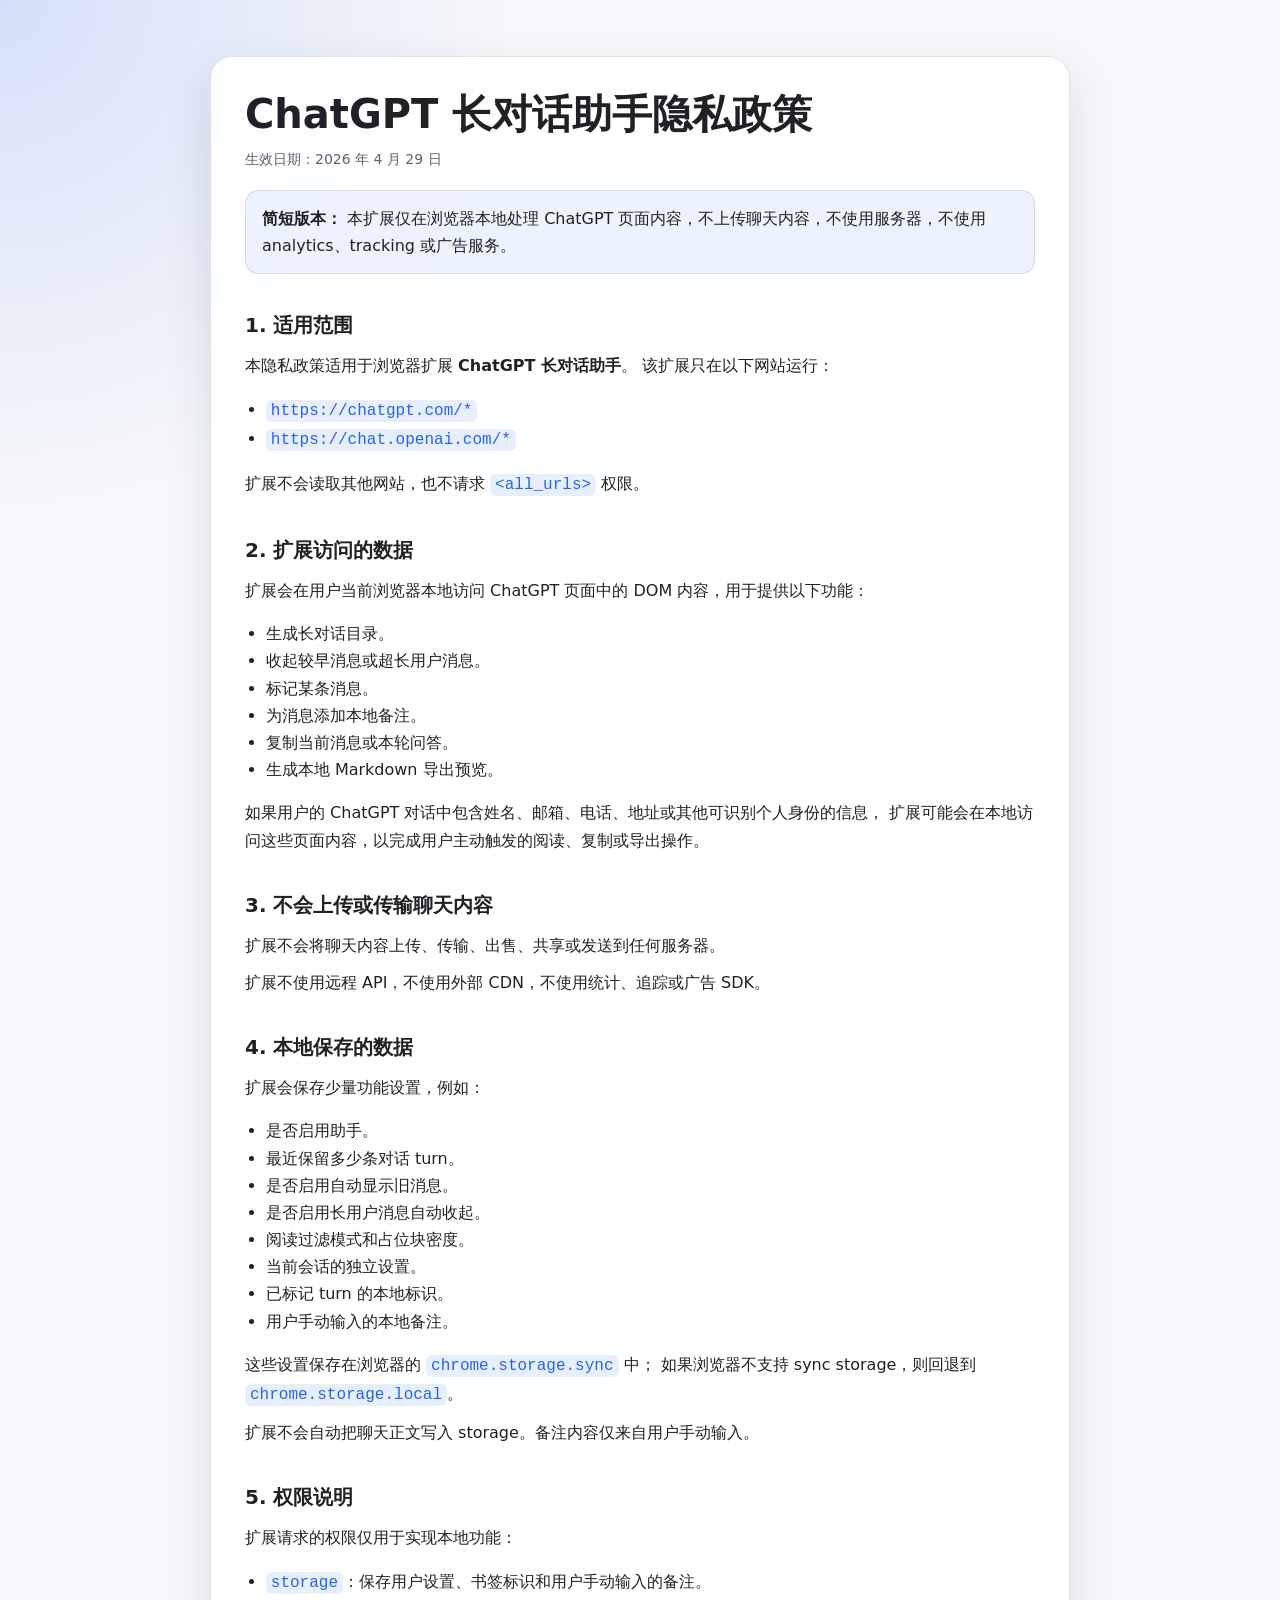
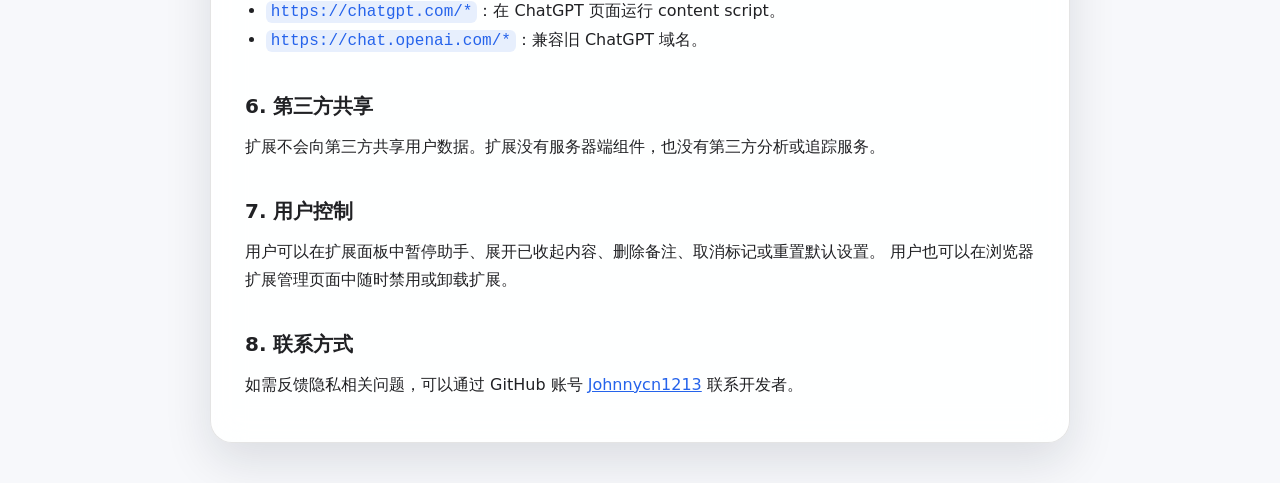
<file: index.html>
<!doctype html>
<html lang="zh-CN">
  <head>
    <meta charset="utf-8">
    <meta name="viewport" content="width=device-width, initial-scale=1">
    <title>ChatGPT 长对话助手 - 隐私政策</title>
    <meta
      name="description"
      content="ChatGPT 长对话助手的隐私政策：本扩展仅在浏览器本地处理页面内容，不上传聊天内容，不使用服务器、统计或追踪服务。"
    >
    <style>
      :root {
        color-scheme: light dark;
        --bg: #f7f8fb;
        --surface: #ffffff;
        --text: #202124;
        --muted: #5f6368;
        --border: rgba(32, 33, 36, 0.12);
        --accent: #2563eb;
      }

      @media (prefers-color-scheme: dark) {
        :root {
          --bg: #17181c;
          --surface: #222329;
          --text: #f7f7f8;
          --muted: rgba(247, 247, 248, 0.68);
          --border: rgba(255, 255, 255, 0.14);
          --accent: #60a5fa;
        }
      }

      * {
        box-sizing: border-box;
      }

      body {
        margin: 0;
        background:
          radial-gradient(circle at top left, color-mix(in srgb, var(--accent) 16%, transparent), transparent 32rem),
          var(--bg);
        color: var(--text);
        font-family: ui-sans-serif, system-ui, -apple-system, BlinkMacSystemFont, "Segoe UI", sans-serif;
        line-height: 1.7;
      }

      main {
        width: min(860px, calc(100% - 32px));
        margin: 0 auto;
        padding: 56px 0;
      }

      article {
        padding: 34px;
        border: 1px solid var(--border);
        border-radius: 22px;
        background: color-mix(in srgb, var(--surface) 88%, transparent);
        box-shadow: 0 18px 48px rgba(15, 23, 42, 0.12);
        backdrop-filter: blur(16px);
      }

      h1 {
        margin: 0 0 8px;
        font-size: clamp(28px, 4vw, 40px);
        line-height: 1.18;
        letter-spacing: 0;
      }

      h2 {
        margin: 34px 0 10px;
        font-size: 20px;
      }

      p,
      li {
        font-size: 16px;
      }

      p {
        margin: 10px 0;
      }

      ul {
        padding-left: 1.3rem;
      }

      code {
        padding: 2px 5px;
        border-radius: 6px;
        background: color-mix(in srgb, var(--accent) 10%, transparent);
        color: var(--accent);
      }

      .meta {
        color: var(--muted);
        font-size: 14px;
      }

      .notice {
        margin-top: 18px;
        padding: 14px 16px;
        border: 1px solid var(--border);
        border-radius: 14px;
        background: color-mix(in srgb, var(--accent) 8%, transparent);
      }

      a {
        color: var(--accent);
      }
    </style>
  </head>
  <body>
    <main>
      <article>
        <h1>ChatGPT 长对话助手隐私政策</h1>
        <p class="meta">生效日期：2026 年 4 月 29 日</p>

        <div class="notice">
          <strong>简短版本：</strong>
          本扩展仅在浏览器本地处理 ChatGPT 页面内容，不上传聊天内容，不使用服务器，不使用 analytics、tracking 或广告服务。
        </div>

        <h2>1. 适用范围</h2>
        <p>
          本隐私政策适用于浏览器扩展 <strong>ChatGPT 长对话助手</strong>。
          该扩展只在以下网站运行：
        </p>
        <ul>
          <li><code>https://chatgpt.com/*</code></li>
          <li><code>https://chat.openai.com/*</code></li>
        </ul>
        <p>扩展不会读取其他网站，也不请求 <code>&lt;all_urls&gt;</code> 权限。</p>

        <h2>2. 扩展访问的数据</h2>
        <p>
          扩展会在用户当前浏览器本地访问 ChatGPT 页面中的 DOM 内容，用于提供以下功能：
        </p>
        <ul>
          <li>生成长对话目录。</li>
          <li>收起较早消息或超长用户消息。</li>
          <li>标记某条消息。</li>
          <li>为消息添加本地备注。</li>
          <li>复制当前消息或本轮问答。</li>
          <li>生成本地 Markdown 导出预览。</li>
        </ul>
        <p>
          如果用户的 ChatGPT 对话中包含姓名、邮箱、电话、地址或其他可识别个人身份的信息，
          扩展可能会在本地访问这些页面内容，以完成用户主动触发的阅读、复制或导出操作。
        </p>

        <h2>3. 不会上传或传输聊天内容</h2>
        <p>扩展不会将聊天内容上传、传输、出售、共享或发送到任何服务器。</p>
        <p>扩展不使用远程 API，不使用外部 CDN，不使用统计、追踪或广告 SDK。</p>

        <h2>4. 本地保存的数据</h2>
        <p>扩展会保存少量功能设置，例如：</p>
        <ul>
          <li>是否启用助手。</li>
          <li>最近保留多少条对话 turn。</li>
          <li>是否启用自动显示旧消息。</li>
          <li>是否启用长用户消息自动收起。</li>
          <li>阅读过滤模式和占位块密度。</li>
          <li>当前会话的独立设置。</li>
          <li>已标记 turn 的本地标识。</li>
          <li>用户手动输入的本地备注。</li>
        </ul>
        <p>
          这些设置保存在浏览器的 <code>chrome.storage.sync</code> 中；
          如果浏览器不支持 sync storage，则回退到 <code>chrome.storage.local</code>。
        </p>
        <p>
          扩展不会自动把聊天正文写入 storage。备注内容仅来自用户手动输入。
        </p>

        <h2>5. 权限说明</h2>
        <p>扩展请求的权限仅用于实现本地功能：</p>
        <ul>
          <li><code>storage</code>：保存用户设置、书签标识和用户手动输入的备注。</li>
          <li><code>https://chatgpt.com/*</code>：在 ChatGPT 页面运行 content script。</li>
          <li><code>https://chat.openai.com/*</code>：兼容旧 ChatGPT 域名。</li>
        </ul>

        <h2>6. 第三方共享</h2>
        <p>
          扩展不会向第三方共享用户数据。扩展没有服务器端组件，也没有第三方分析或追踪服务。
        </p>

        <h2>7. 用户控制</h2>
        <p>
          用户可以在扩展面板中暂停助手、展开已收起内容、删除备注、取消标记或重置默认设置。
          用户也可以在浏览器扩展管理页面中随时禁用或卸载扩展。
        </p>

        <h2>8. 联系方式</h2>
        <p>
          如需反馈隐私相关问题，可以通过 GitHub 账号
          <a href="https://github.com/Johnnycn1213">Johnnycn1213</a>
          联系开发者。
        </p>
      </article>
    </main>
  </body>
</html>
</file>
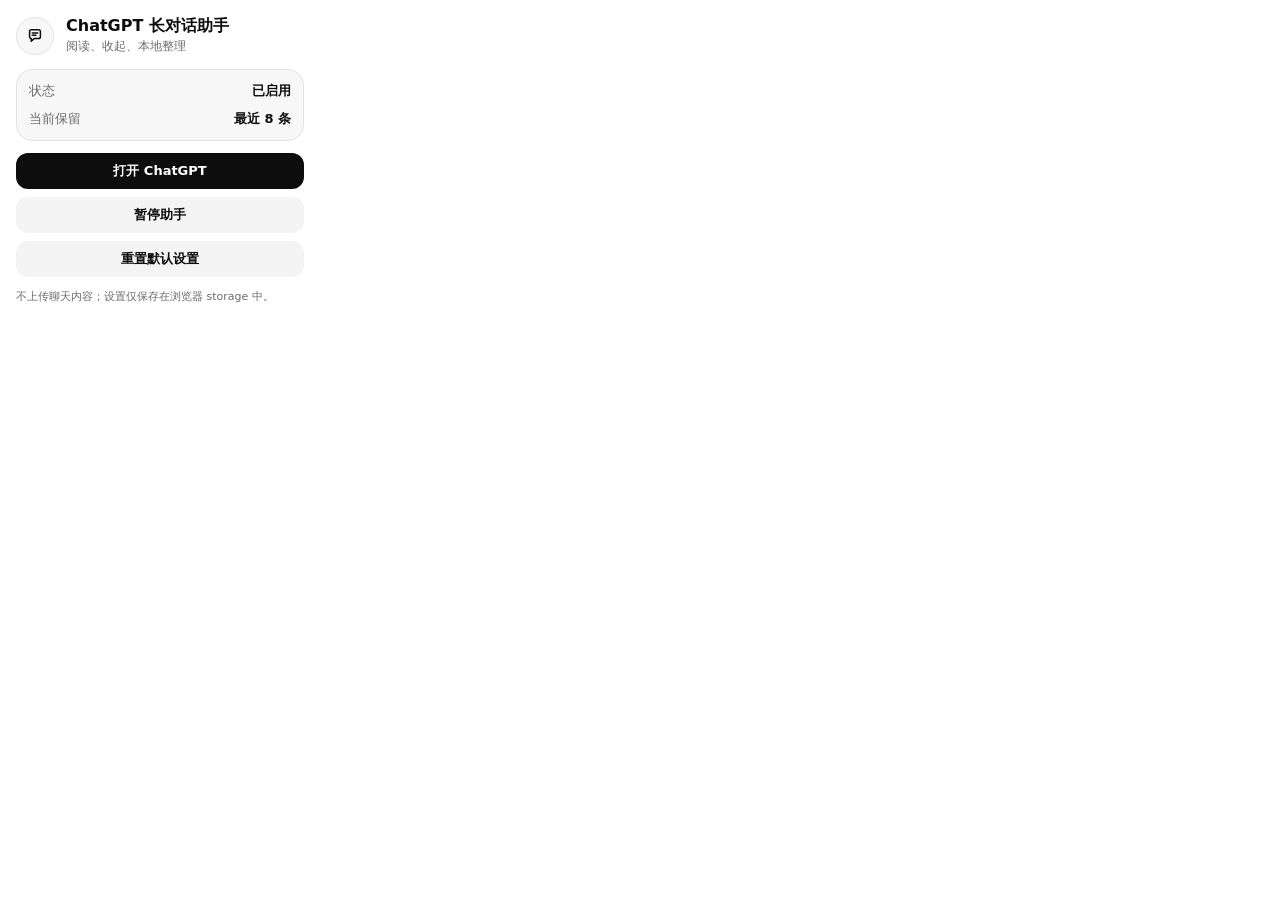
<file: src/popup/popup.html>
<!doctype html>
<html lang="zh-CN">
  <head>
    <meta charset="utf-8">
    <meta name="viewport" content="width=device-width, initial-scale=1">
    <title>ChatGPT 长对话助手</title>
    <link rel="stylesheet" href="popup.css">
  </head>
  <body>
    <main class="cnlco-popup">
      <header class="cnlco-popup-header">
        <div class="cnlco-popup-mark" aria-hidden="true">
          <svg viewBox="0 0 24 24">
            <path d="M5.5 6.7c0-1.2 1-2.2 2.2-2.2h8.6c1.2 0 2.2 1 2.2 2.2v6.2c0 1.2-1 2.2-2.2 2.2H11l-3.5 3.1v-3.1c-1.1-.1-2-1-2-2.2V6.7Z" fill="none" stroke="currentColor" stroke-width="1.8" stroke-linejoin="round"/>
            <path d="M8.7 8.3h6.6M8.7 11.2h4.4" fill="none" stroke="currentColor" stroke-width="1.8" stroke-linecap="round"/>
          </svg>
        </div>
        <div>
          <h1>ChatGPT 长对话助手</h1>
          <p>阅读、收起、本地整理</p>
        </div>
      </header>

      <section class="cnlco-popup-card">
        <div class="cnlco-popup-line">
          <span>状态</span>
          <strong id="statusText">读取中</strong>
        </div>
        <div class="cnlco-popup-line">
          <span>当前保留</span>
          <strong id="keepText">最近 8 条</strong>
        </div>
      </section>

      <section class="cnlco-popup-actions">
        <button id="openChat" type="button" class="cnlco-popup-primary">打开 ChatGPT</button>
        <button id="toggleEnabled" type="button">暂停助手</button>
        <button id="resetDefaults" type="button">重置默认设置</button>
      </section>

      <p class="cnlco-popup-privacy">不上传聊天内容；设置仅保存在浏览器 storage 中。</p>
    </main>

    <script src="../shared/defaults.js"></script>
    <script src="../content/storage.js"></script>
    <script src="popup.js"></script>
  </body>
</html>
</file>
<file: src/popup/popup.css>
* {
  box-sizing: border-box;
}

body {
  width: 320px;
  margin: 0;
  color: #0d0d0d;
  background: #ffffff;
  font-family: ui-sans-serif, system-ui, -apple-system, BlinkMacSystemFont, "Segoe UI", sans-serif;
}

.cnlco-popup {
  padding: 16px;
}

.cnlco-popup-header {
  display: flex;
  align-items: center;
  gap: 12px;
  margin-bottom: 14px;
}

.cnlco-popup-mark {
  width: 38px;
  height: 38px;
  display: grid;
  place-items: center;
  border: 1px solid #e3e3e3;
  border-radius: 999px;
  color: #0d0d0d;
  background: #f7f7f8;
}

.cnlco-popup-mark svg {
  width: 20px;
  height: 20px;
}

h1 {
  margin: 0;
  font-size: 16px;
  line-height: 1.2;
}

p {
  margin: 0;
}

.cnlco-popup-header p {
  margin-top: 3px;
  color: #6b6b6b;
  font-size: 12px;
}

.cnlco-popup-card {
  display: grid;
  gap: 10px;
  padding: 12px;
  border: 1px solid #e3e3e3;
  border-radius: 16px;
  background: #f7f7f8;
  box-shadow: none;
}

.cnlco-popup-line {
  display: flex;
  justify-content: space-between;
  gap: 12px;
  font-size: 13px;
}

.cnlco-popup-line span {
  color: #6b6b6b;
}

.cnlco-popup-actions {
  display: grid;
  gap: 8px;
  margin-top: 12px;
}

button {
  height: 36px;
  border: 0;
  border-radius: 12px;
  background: #f4f4f4;
  color: #0d0d0d;
  font: inherit;
  font-size: 13px;
  font-weight: 750;
  cursor: pointer;
}

button:hover {
  background: #ececec;
}

.cnlco-popup-primary {
  background: #0d0d0d;
  color: #fff;
}

.cnlco-popup-primary:hover {
  background: #2f2f2f;
}

.cnlco-popup-privacy {
  margin-top: 12px;
  color: #6b6b6b;
  font-size: 11px;
  line-height: 1.45;
}

@media (prefers-color-scheme: dark) {
  body {
    color: #ececec;
    background: #212121;
  }

  .cnlco-popup-header p,
  .cnlco-popup-line span,
  .cnlco-popup-privacy {
    color: rgba(247, 247, 248, 0.65);
  }

  .cnlco-popup-mark {
    border-color: rgba(255, 255, 255, 0.14);
    color: #ececec;
    background: #2f2f2f;
  }

  .cnlco-popup-card {
    border-color: rgba(255, 255, 255, 0.12);
    background: #2f2f2f;
  }

  button {
    background: #3a3a3a;
    color: #ececec;
  }

  button:hover {
    background: #444444;
  }

  .cnlco-popup-primary {
    background: #ececec;
    color: #0d0d0d;
  }

  .cnlco-popup-primary:hover {
    background: #ffffff;
  }
}
</file>
